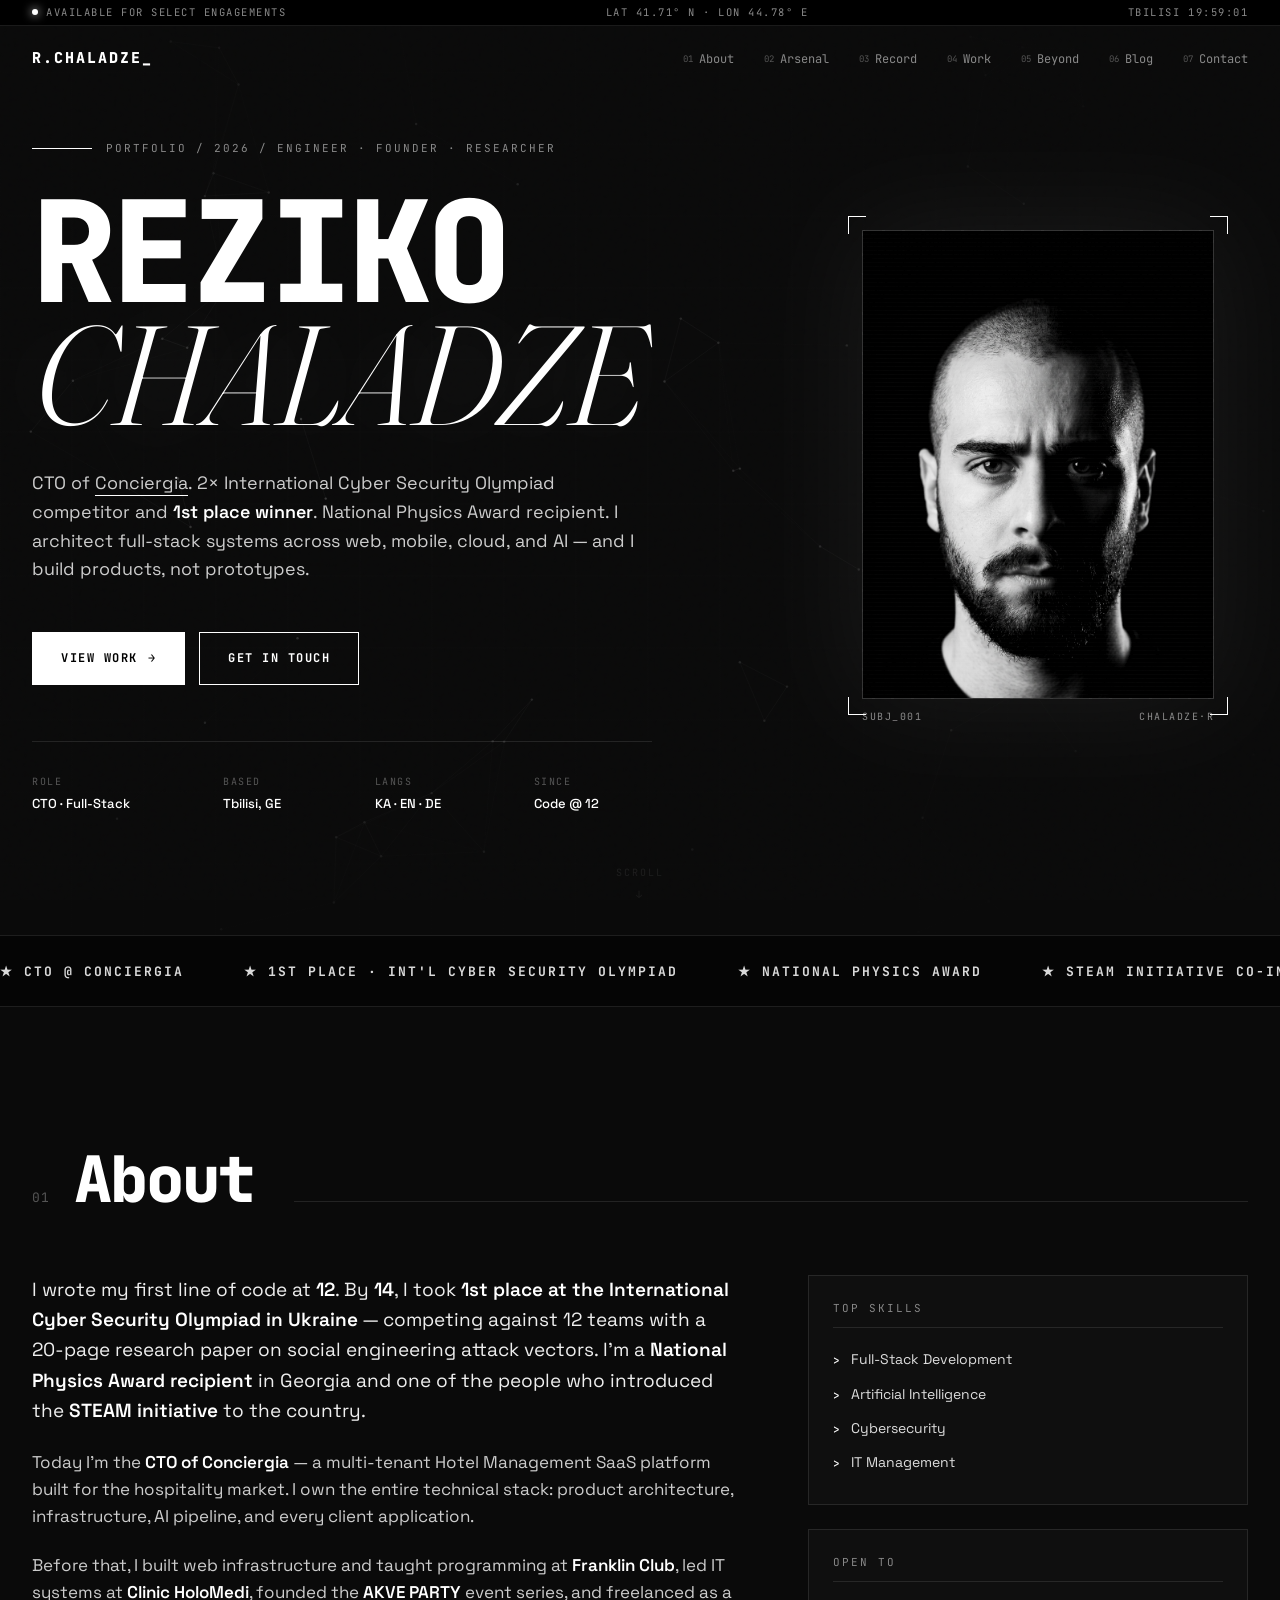
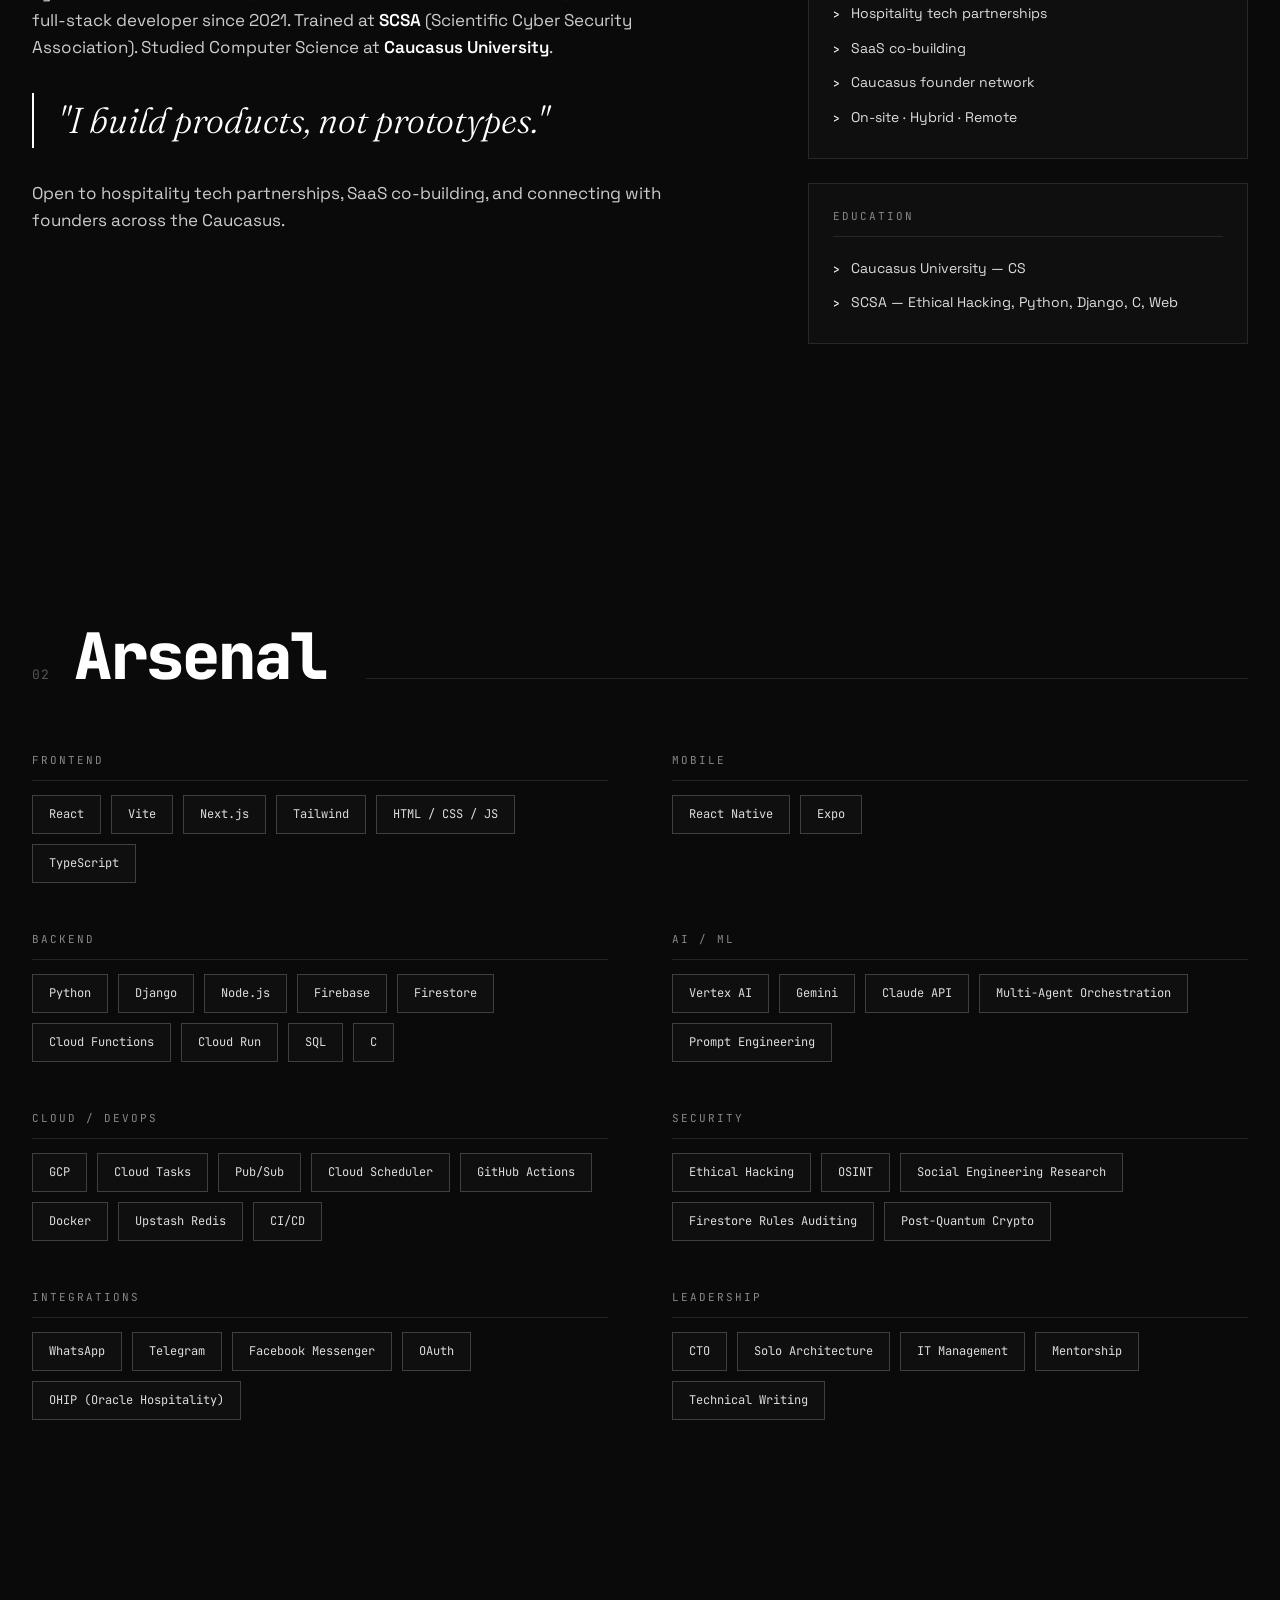
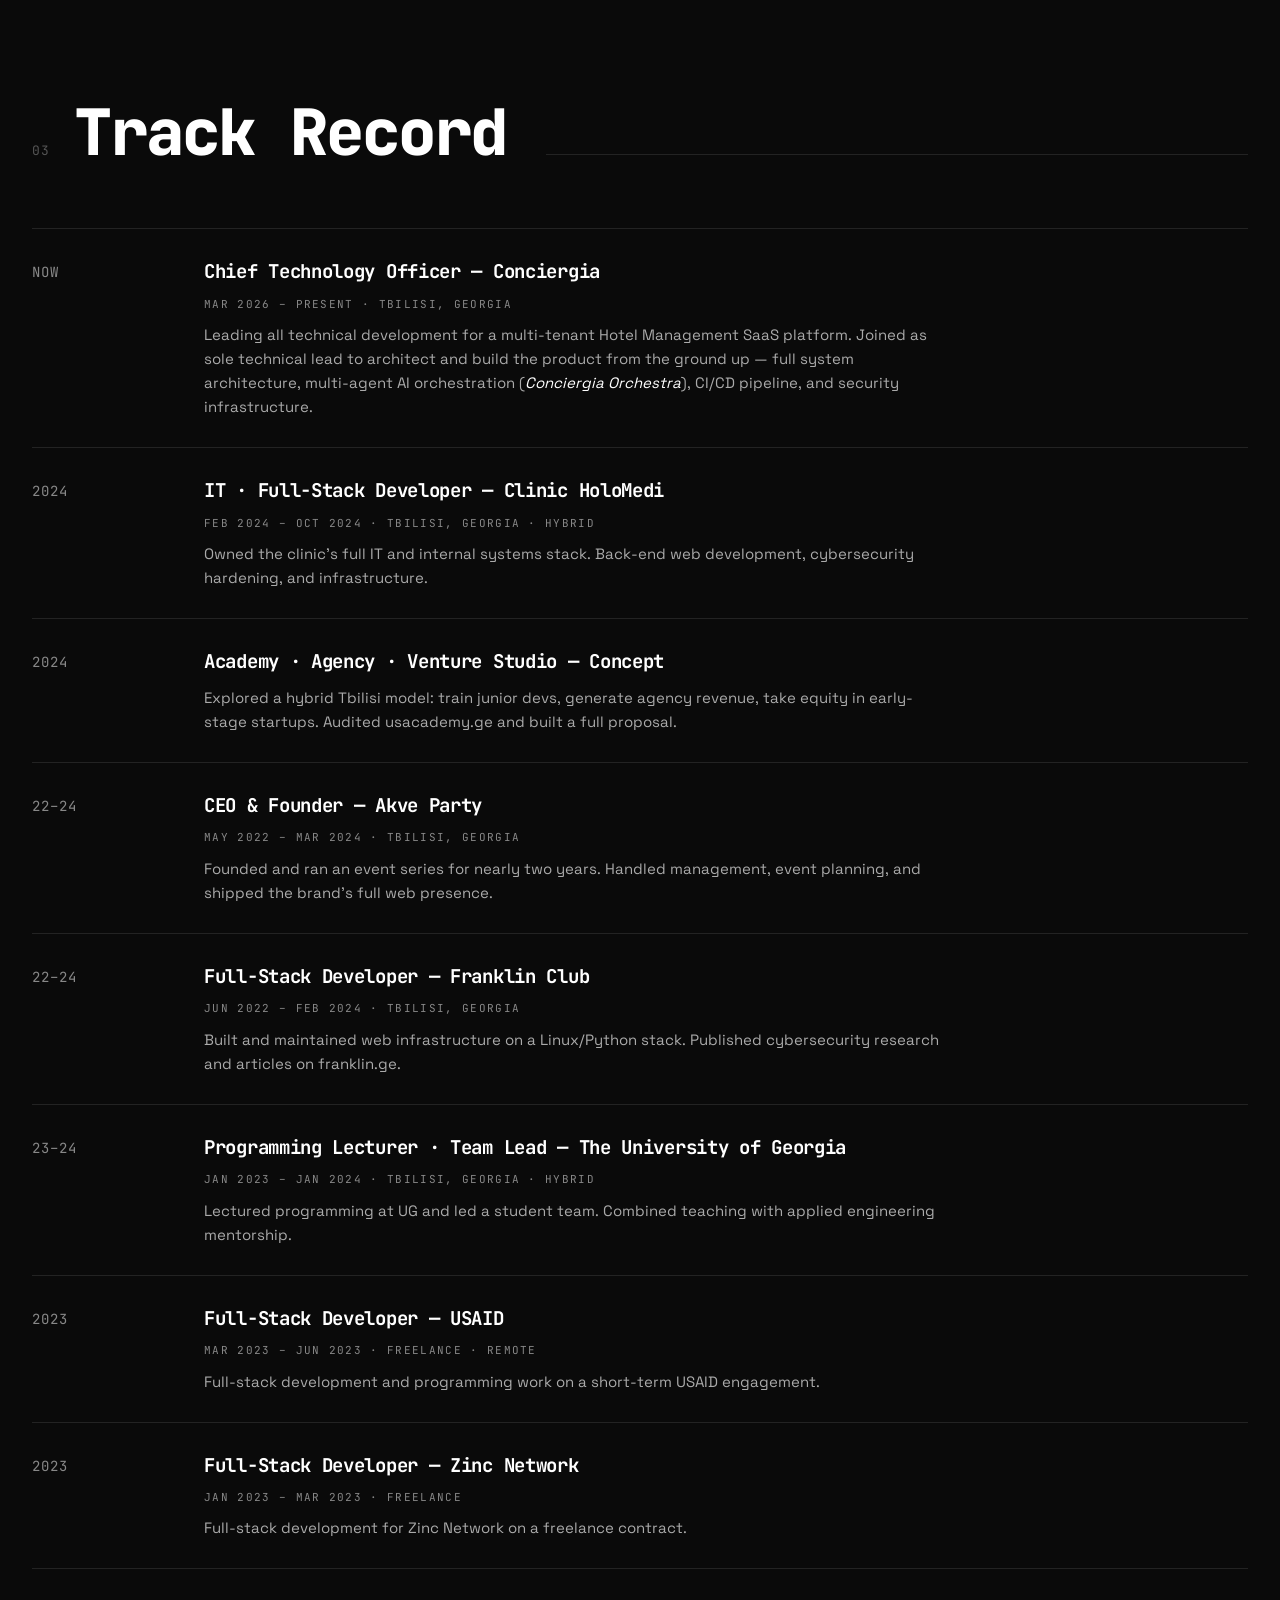
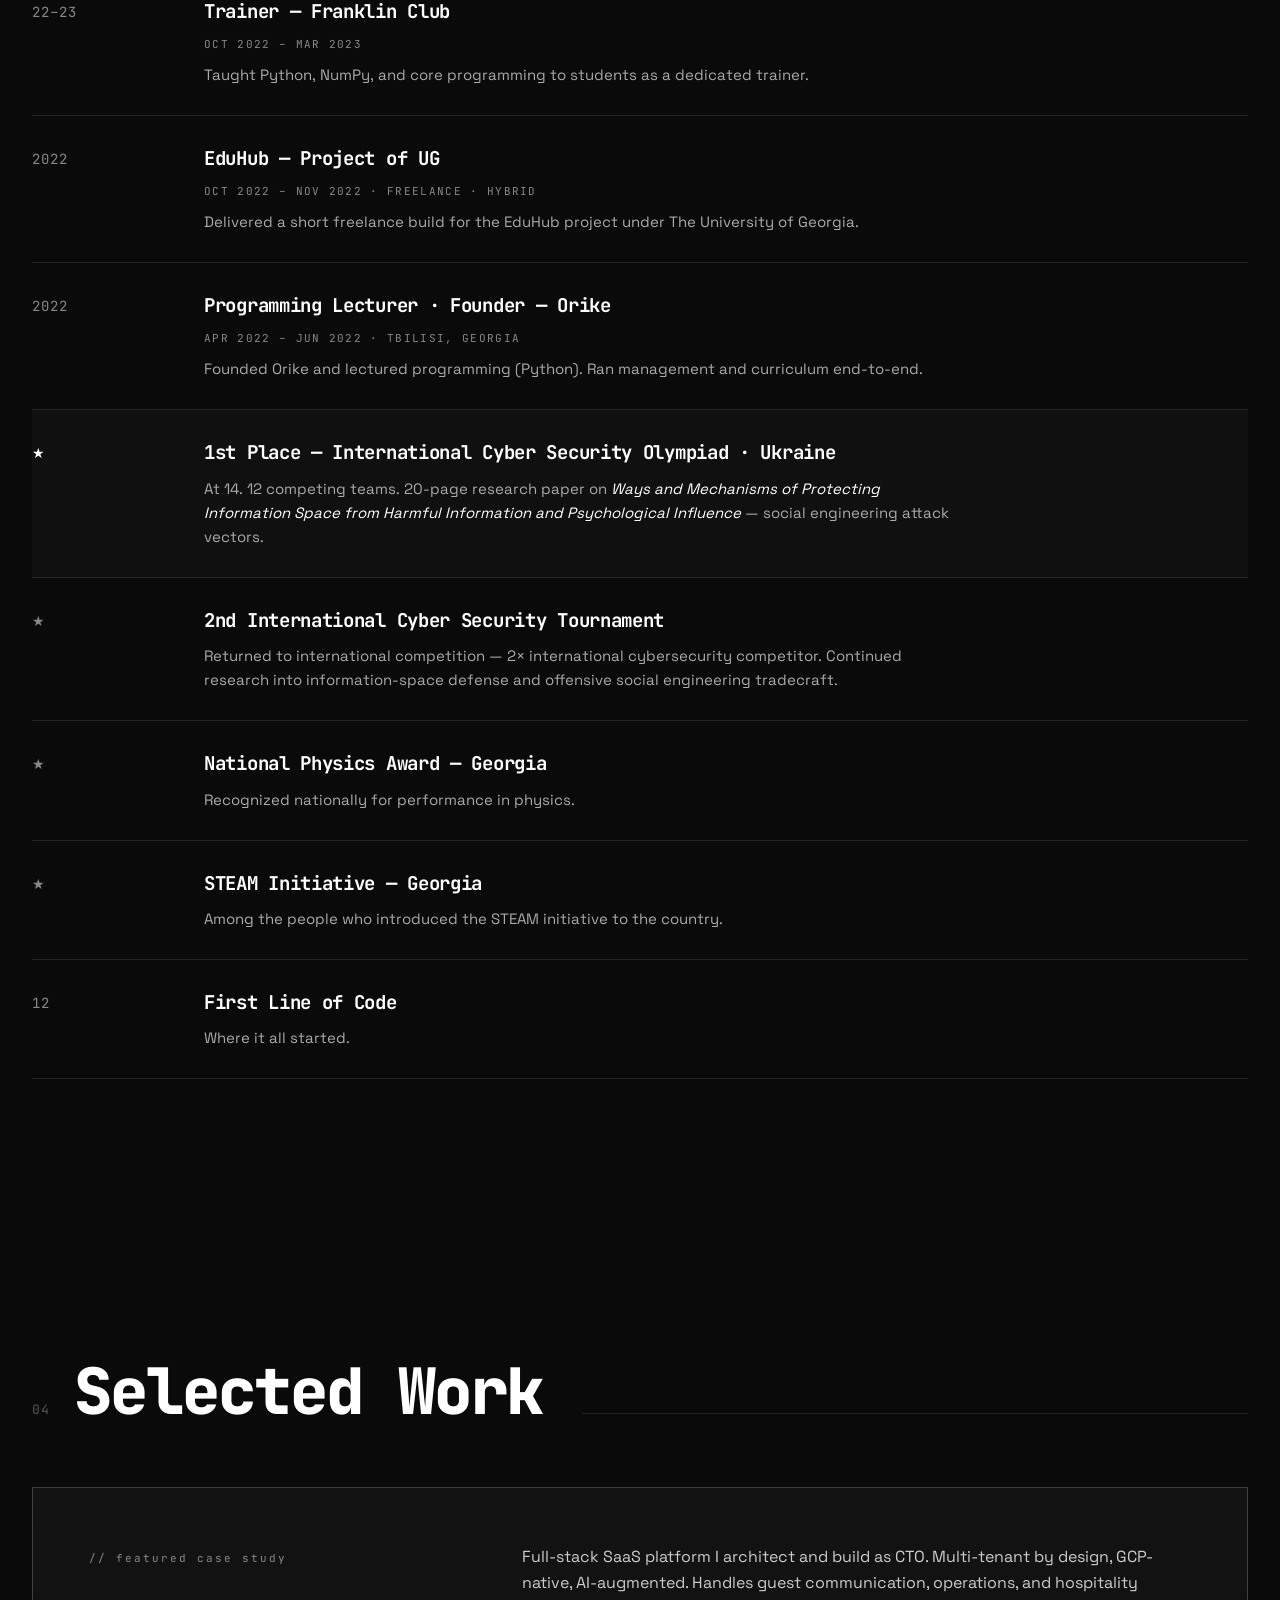
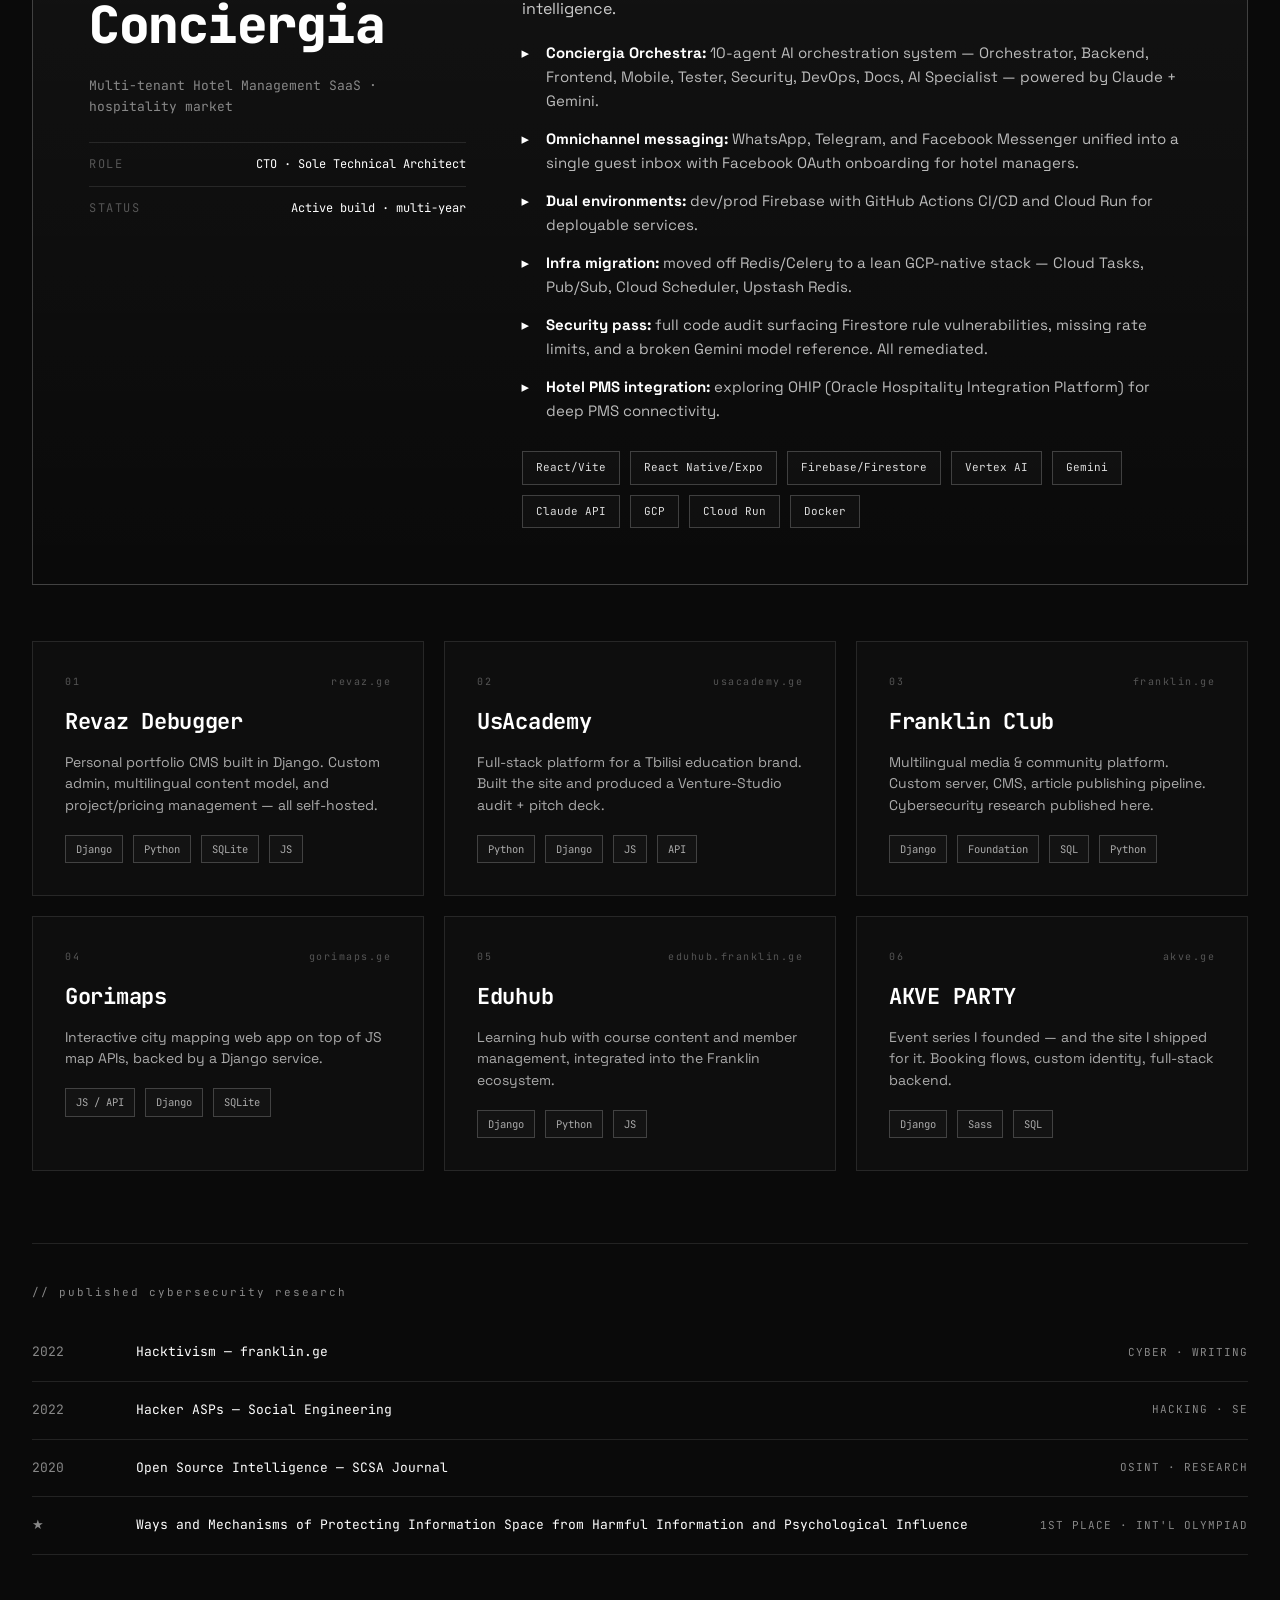
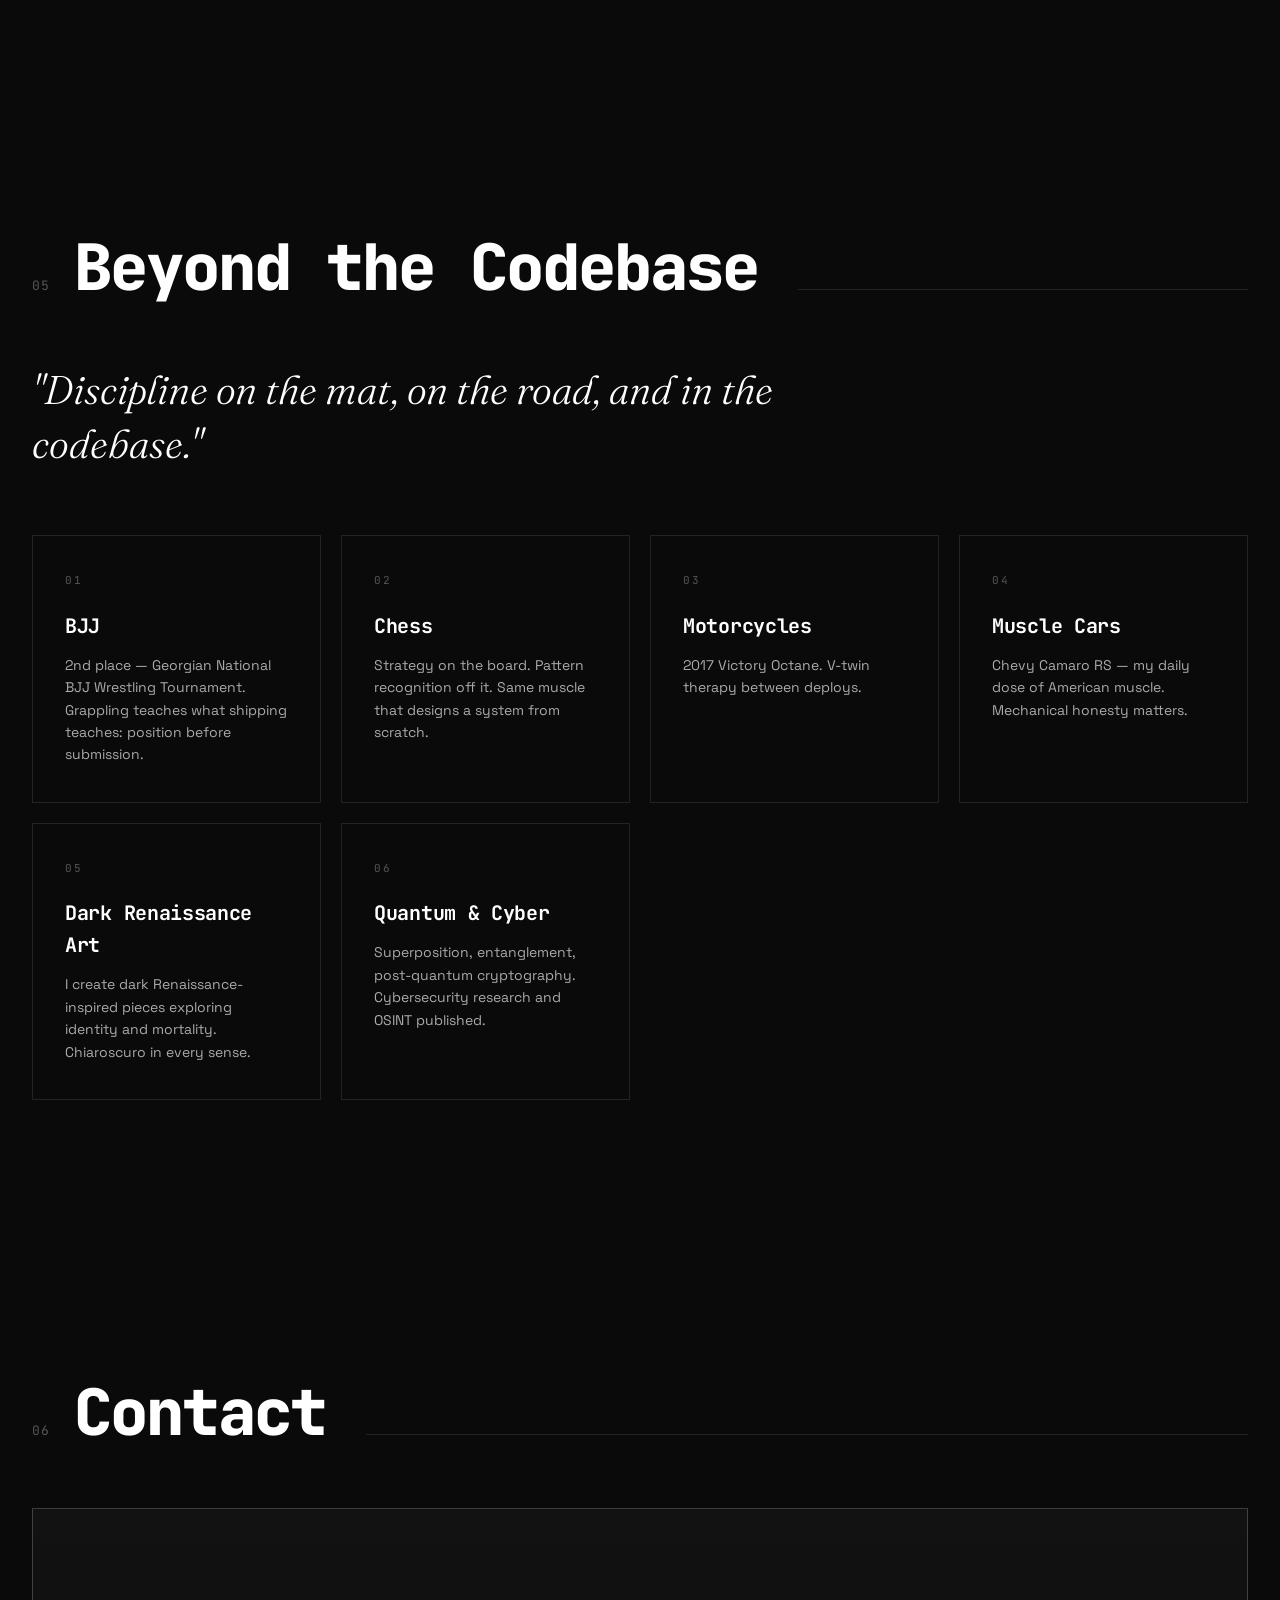
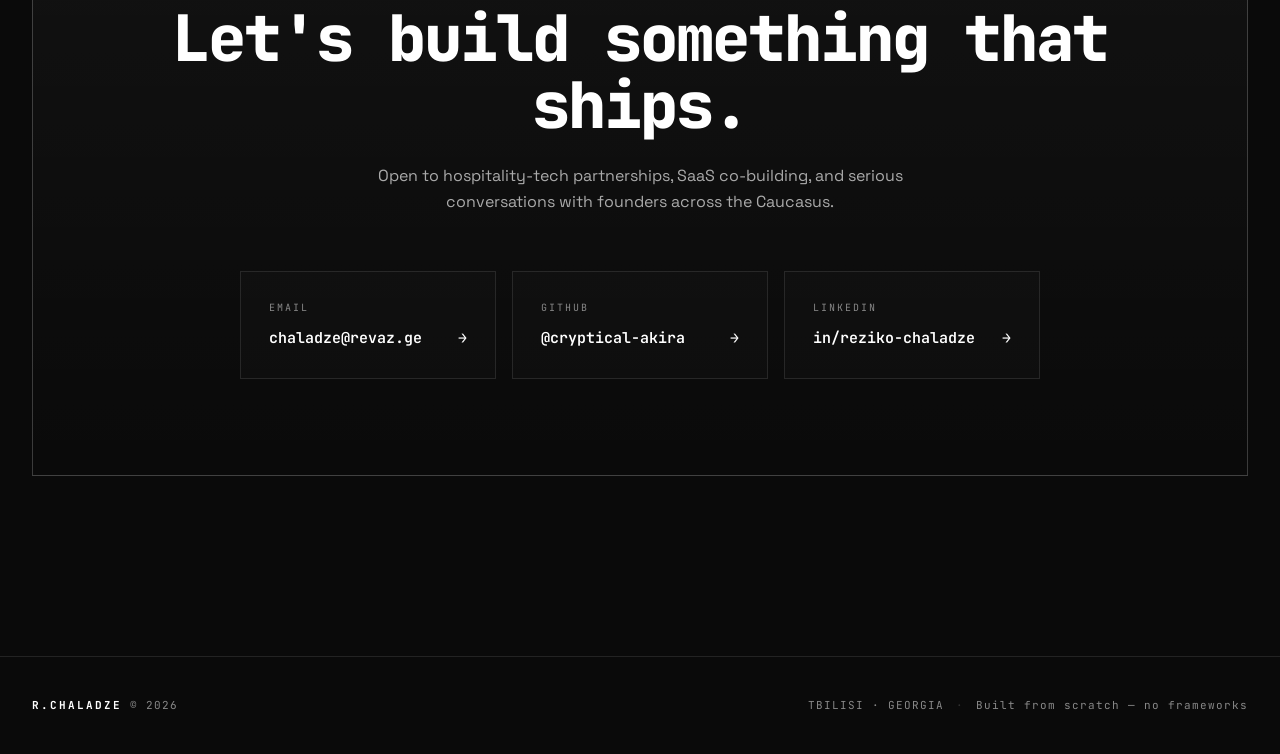
<file: index.html>
<!DOCTYPE html>
<html lang="en">
<head>
<meta charset="UTF-8" />
<meta name="viewport" content="width=device-width, initial-scale=1.0" />
<title>Reziko Chaladze — CTO · Full-Stack Engineer · Security Researcher</title>
<meta name="description" content="Reziko Chaladze — CTO of Conciergia. Full-stack engineer, 2x International Cyber Security Olympiad competitor, 1st place winner. Based in Tbilisi, Georgia." />
<meta name="author" content="Reziko Chaladze" />

<meta property="og:title" content="Reziko Chaladze — CTO · Full-Stack Engineer" />
<meta property="og:description" content="Building Conciergia. Cybersecurity olympiad champion. I build products, not prototypes." />
<meta property="og:type" content="website" />
<meta property="og:image" content="assets/photo.jpg" />

<link rel="icon" href="data:image/svg+xml,%3Csvg xmlns='http://www.w3.org/2000/svg' viewBox='0 0 100 100'%3E%3Crect width='100' height='100' fill='%23000'/%3E%3Ctext x='50' y='70' font-family='monospace' font-size='64' font-weight='800' text-anchor='middle' fill='%23fff'%3ER%3C/text%3E%3C/svg%3E" />

<link rel="preconnect" href="https://fonts.googleapis.com" />
<link rel="preconnect" href="https://fonts.gstatic.com" crossorigin />
<link href="https://fonts.googleapis.com/css2?family=JetBrains+Mono:wght@300;400;500;700;800&family=Space+Grotesk:wght@300;400;500;600;700&family=Fraunces:ital,wght@0,300;0,700;1,400&display=swap" rel="stylesheet" />

<link rel="stylesheet" href="style.css" />
</head>
<body>

<!-- custom cursor -->
<div class="cursor"></div>
<div class="cursor-dot"></div>

<!-- noise overlay -->
<div class="noise"></div>

<!-- status bar -->
<div class="statusbar">
  <div class="sb-inner">
    <span class="sb-item"><span class="dot live"></span> AVAILABLE FOR SELECT ENGAGEMENTS</span>
    <span class="sb-item hide-sm">LAT 41.71° N · LON 44.78° E</span>
    <span class="sb-item">TBILISI <span id="clock">—</span></span>
  </div>
</div>

<!-- NAV -->
<nav id="navbar">
  <div class="nav-inner">
    <a href="#home" class="brand" data-scramble>R.CHALADZE<span class="blink">_</span></a>
    <ul class="nav-links">
      <li><a href="#about"><span class="n">01</span>About</a></li>
      <li><a href="#arsenal"><span class="n">02</span>Arsenal</a></li>
      <li><a href="#record"><span class="n">03</span>Record</a></li>
      <li><a href="#work"><span class="n">04</span>Work</a></li>
      <li><a href="#beyond"><span class="n">05</span>Beyond</a></li>
      <li><a href="blogs.html"><span class="n">06</span>Blog</a></li>
      <li><a href="#contact"><span class="n">07</span>Contact</a></li>
    </ul>
    <button class="nav-toggle" aria-label="Menu">☰</button>
  </div>
</nav>

<!-- HERO -->
<header id="home" class="hero">
  <canvas id="grid-canvas"></canvas>

  <div class="hero-grid">
    <div class="hero-left">
      <div class="kicker">
        <span class="k-line"></span>
        <span class="k-text">PORTFOLIO / 2026 / ENGINEER · FOUNDER · RESEARCHER</span>
      </div>

      <h1 class="title">
        <span class="line" data-scramble>REZIKO</span>
        <span class="line italic" data-scramble>CHALADZE</span>
      </h1>

      <p class="lede">
        CTO of <a href="#work" class="ul">Conciergia</a>. 2× International Cyber Security Olympiad competitor and <strong>1st place winner</strong>. National Physics Award recipient. I architect full-stack systems across web, mobile, cloud, and AI — and I build products, not prototypes.
      </p>

      <div class="hero-cta">
        <a href="#work" class="btn">View Work <span class="arr">→</span></a>
        <a href="#contact" class="btn btn-ghost">Get in Touch</a>
      </div>

      <div class="hero-meta">
        <div><span class="lbl">ROLE</span><span class="val">CTO · Full-Stack</span></div>
        <div><span class="lbl">BASED</span><span class="val">Tbilisi, GE</span></div>
        <div><span class="lbl">LANGS</span><span class="val">KA · EN · DE</span></div>
        <div><span class="lbl">SINCE</span><span class="val">Code @ 12</span></div>
      </div>
    </div>

    <aside class="hero-right">
      <div class="photo-frame">
        <div class="frame-corner tl"></div>
        <div class="frame-corner tr"></div>
        <div class="frame-corner bl"></div>
        <div class="frame-corner br"></div>
        <div class="photo-mask">
          <img src="assets/photo.jpg" alt="Reziko Chaladze" onerror="this.style.display='none';this.parentElement.classList.add('no-img');" />
          <div class="scanlines"></div>
        </div>
        <div class="frame-label">
          <span>SUBJ_001</span>
          <span>CHALADZE·R</span>
        </div>
      </div>
    </aside>
  </div>

  <div class="scroll-hint">
    <span>SCROLL</span>
    <span class="arrow">↓</span>
  </div>
</header>

<!-- MARQUEE -->
<div class="marquee" aria-hidden="true">
  <div class="marquee-track">
    <span>★ CTO @ CONCIERGIA</span><span>★ 1ST PLACE · INT'L CYBER SECURITY OLYMPIAD</span><span>★ NATIONAL PHYSICS AWARD</span><span>★ STEAM INITIATIVE CO-INTRODUCER · GEORGIA</span><span>★ SCSA ALUMNUS</span><span>★ CAUCASUS UNIVERSITY · CS</span><span>★ 2ND PLACE · GEORGIAN NATIONAL BJJ</span>
    <span>★ CTO @ CONCIERGIA</span><span>★ 1ST PLACE · INT'L CYBER SECURITY OLYMPIAD</span><span>★ NATIONAL PHYSICS AWARD</span><span>★ STEAM INITIATIVE CO-INTRODUCER · GEORGIA</span><span>★ SCSA ALUMNUS</span><span>★ CAUCASUS UNIVERSITY · CS</span><span>★ 2ND PLACE · GEORGIAN NATIONAL BJJ</span>
  </div>
</div>

<!-- ABOUT -->
<section id="about" class="section reveal">
  <div class="section-head">
    <span class="num">01</span>
    <h2>About</h2>
    <span class="head-rule"></span>
  </div>
  <div class="about-grid">
    <div class="about-body">
      <p class="drop">I wrote my first line of code at <strong>12</strong>. By <strong>14</strong>, I took <strong>1st place at the International Cyber Security Olympiad in Ukraine</strong> — competing against 12 teams with a 20-page research paper on social engineering attack vectors. I'm a <strong>National Physics Award recipient</strong> in Georgia and one of the people who introduced the <strong>STEAM initiative</strong> to the country.</p>

      <p>Today I'm the <strong>CTO of Conciergia</strong> — a multi-tenant Hotel Management SaaS platform built for the hospitality market. I own the entire technical stack: product architecture, infrastructure, AI pipeline, and every client application.</p>

      <p>Before that, I built web infrastructure and taught programming at <strong>Franklin Club</strong>, led IT systems at <strong>Clinic HoloMedi</strong>, founded the <strong>AKVE PARTY</strong> event series, and freelanced as a full-stack developer since 2021. Trained at <strong>SCSA</strong> (Scientific Cyber Security Association). Studied Computer Science at <strong>Caucasus University</strong>.</p>

      <p class="pull">"I build products, not prototypes."</p>

      <p>Open to hospitality tech partnerships, SaaS co-building, and connecting with founders across the Caucasus.</p>
    </div>

    <div class="about-side">
      <div class="spec">
        <div class="spec-head">TOP SKILLS</div>
        <ul>
          <li>Full-Stack Development</li>
          <li>Artificial Intelligence</li>
          <li>Cybersecurity</li>
          <li>IT Management</li>
        </ul>
      </div>
      <div class="spec">
        <div class="spec-head">OPEN TO</div>
        <ul>
          <li>Hospitality tech partnerships</li>
          <li>SaaS co-building</li>
          <li>Caucasus founder network</li>
          <li>On-site · Hybrid · Remote</li>
        </ul>
      </div>
      <div class="spec">
        <div class="spec-head">EDUCATION</div>
        <ul>
          <li>Caucasus University — CS</li>
          <li>SCSA — Ethical Hacking, Python, Django, C, Web</li>
        </ul>
      </div>
    </div>
  </div>
</section>

<!-- ARSENAL (SKILLS) -->
<section id="arsenal" class="section reveal">
  <div class="section-head">
    <span class="num">02</span>
    <h2>Arsenal</h2>
    <span class="head-rule"></span>
  </div>

  <div class="arsenal-grid">
    <div class="arsenal-col">
      <div class="ac-label">FRONTEND</div>
      <div class="tags">
        <span>React</span><span>Vite</span><span>Next.js</span><span>Tailwind</span><span>HTML / CSS / JS</span><span>TypeScript</span>
      </div>
    </div>
    <div class="arsenal-col">
      <div class="ac-label">MOBILE</div>
      <div class="tags">
        <span>React Native</span><span>Expo</span>
      </div>
    </div>
    <div class="arsenal-col">
      <div class="ac-label">BACKEND</div>
      <div class="tags">
        <span>Python</span><span>Django</span><span>Node.js</span><span>Firebase</span><span>Firestore</span><span>Cloud Functions</span><span>Cloud Run</span><span>SQL</span><span>C</span>
      </div>
    </div>
    <div class="arsenal-col">
      <div class="ac-label">AI / ML</div>
      <div class="tags">
        <span>Vertex AI</span><span>Gemini</span><span>Claude API</span><span>Multi-Agent Orchestration</span><span>Prompt Engineering</span>
      </div>
    </div>
    <div class="arsenal-col">
      <div class="ac-label">CLOUD / DEVOPS</div>
      <div class="tags">
        <span>GCP</span><span>Cloud Tasks</span><span>Pub/Sub</span><span>Cloud Scheduler</span><span>GitHub Actions</span><span>Docker</span><span>Upstash Redis</span><span>CI/CD</span>
      </div>
    </div>
    <div class="arsenal-col">
      <div class="ac-label">SECURITY</div>
      <div class="tags">
        <span>Ethical Hacking</span><span>OSINT</span><span>Social Engineering Research</span><span>Firestore Rules Auditing</span><span>Post-Quantum Crypto</span>
      </div>
    </div>
    <div class="arsenal-col">
      <div class="ac-label">INTEGRATIONS</div>
      <div class="tags">
        <span>WhatsApp</span><span>Telegram</span><span>Facebook Messenger</span><span>OAuth</span><span>OHIP (Oracle Hospitality)</span>
      </div>
    </div>
    <div class="arsenal-col">
      <div class="ac-label">LEADERSHIP</div>
      <div class="tags">
        <span>CTO</span><span>Solo Architecture</span><span>IT Management</span><span>Mentorship</span><span>Technical Writing</span>
      </div>
    </div>
  </div>
</section>

<!-- TRACK RECORD -->
<section id="record" class="section reveal">
  <div class="section-head">
    <span class="num">03</span>
    <h2>Track Record</h2>
    <span class="head-rule"></span>
  </div>

  <div class="timeline">
    <div class="t-item">
      <div class="t-year">NOW</div>
      <div class="t-body">
        <h4>Chief Technology Officer — Conciergia</h4>
        <p class="t-date">Mar 2026 – Present · Tbilisi, Georgia</p>
        <p>Leading all technical development for a multi-tenant Hotel Management SaaS platform. Joined as sole technical lead to architect and build the product from the ground up — full system architecture, multi-agent AI orchestration (<em>Conciergia Orchestra</em>), CI/CD pipeline, and security infrastructure.</p>
      </div>
    </div>
    <div class="t-item">
      <div class="t-year">2024</div>
      <div class="t-body">
        <h4>IT · Full-Stack Developer — Clinic HoloMedi</h4>
        <p class="t-date">Feb 2024 – Oct 2024 · Tbilisi, Georgia · Hybrid</p>
        <p>Owned the clinic's full IT and internal systems stack. Back-end web development, cybersecurity hardening, and infrastructure.</p>
      </div>
    </div>
    <div class="t-item">
      <div class="t-year">2024</div>
      <div class="t-body">
        <h4>Academy · Agency · Venture Studio — Concept</h4>
        <p>Explored a hybrid Tbilisi model: train junior devs, generate agency revenue, take equity in early-stage startups. Audited usacademy.ge and built a full proposal.</p>
      </div>
    </div>
    <div class="t-item">
      <div class="t-year">22–24</div>
      <div class="t-body">
        <h4>CEO & Founder — Akve Party</h4>
        <p class="t-date">May 2022 – Mar 2024 · Tbilisi, Georgia</p>
        <p>Founded and ran an event series for nearly two years. Handled management, event planning, and shipped the brand's full web presence.</p>
      </div>
    </div>
    <div class="t-item">
      <div class="t-year">22–24</div>
      <div class="t-body">
        <h4>Full-Stack Developer — Franklin Club</h4>
        <p class="t-date">Jun 2022 – Feb 2024 · Tbilisi, Georgia</p>
        <p>Built and maintained web infrastructure on a Linux/Python stack. Published cybersecurity research and articles on franklin.ge.</p>
      </div>
    </div>
    <div class="t-item">
      <div class="t-year">23–24</div>
      <div class="t-body">
        <h4>Programming Lecturer · Team Lead — The University of Georgia</h4>
        <p class="t-date">Jan 2023 – Jan 2024 · Tbilisi, Georgia · Hybrid</p>
        <p>Lectured programming at UG and led a student team. Combined teaching with applied engineering mentorship.</p>
      </div>
    </div>
    <div class="t-item">
      <div class="t-year">2023</div>
      <div class="t-body">
        <h4>Full-Stack Developer — USAID</h4>
        <p class="t-date">Mar 2023 – Jun 2023 · Freelance · Remote</p>
        <p>Full-stack development and programming work on a short-term USAID engagement.</p>
      </div>
    </div>
    <div class="t-item">
      <div class="t-year">2023</div>
      <div class="t-body">
        <h4>Full-Stack Developer — Zinc Network</h4>
        <p class="t-date">Jan 2023 – Mar 2023 · Freelance</p>
        <p>Full-stack development for Zinc Network on a freelance contract.</p>
      </div>
    </div>
    <div class="t-item">
      <div class="t-year">22–23</div>
      <div class="t-body">
        <h4>Trainer — Franklin Club</h4>
        <p class="t-date">Oct 2022 – Mar 2023</p>
        <p>Taught Python, NumPy, and core programming to students as a dedicated trainer.</p>
      </div>
    </div>
    <div class="t-item">
      <div class="t-year">2022</div>
      <div class="t-body">
        <h4>EduHub — Project of UG</h4>
        <p class="t-date">Oct 2022 – Nov 2022 · Freelance · Hybrid</p>
        <p>Delivered a short freelance build for the EduHub project under The University of Georgia.</p>
      </div>
    </div>
    <div class="t-item">
      <div class="t-year">2022</div>
      <div class="t-body">
        <h4>Programming Lecturer · Founder — Orike</h4>
        <p class="t-date">Apr 2022 – Jun 2022 · Tbilisi, Georgia</p>
        <p>Founded Orike and lectured programming (Python). Ran management and curriculum end-to-end.</p>
      </div>
    </div>
    <div class="t-item highlight">
      <div class="t-year">★</div>
      <div class="t-body">
        <h4>1st Place — International Cyber Security Olympiad · Ukraine</h4>
        <p>At 14. 12 competing teams. 20-page research paper on <em>Ways and Mechanisms of Protecting Information Space from Harmful Information and Psychological Influence</em> — social engineering attack vectors.</p>
      </div>
    </div>
    <div class="t-item">
      <div class="t-year">★</div>
      <div class="t-body">
        <h4>2nd International Cyber Security Tournament</h4>
        <p>Returned to international competition — 2× international cybersecurity competitor. Continued research into information-space defense and offensive social engineering tradecraft.</p>
      </div>
    </div>
    <div class="t-item">
      <div class="t-year">★</div>
      <div class="t-body">
        <h4>National Physics Award — Georgia</h4>
        <p>Recognized nationally for performance in physics.</p>
      </div>
    </div>
    <div class="t-item">
      <div class="t-year">★</div>
      <div class="t-body">
        <h4>STEAM Initiative — Georgia</h4>
        <p>Among the people who introduced the STEAM initiative to the country.</p>
      </div>
    </div>
    <div class="t-item">
      <div class="t-year">12</div>
      <div class="t-body">
        <h4>First Line of Code</h4>
        <p>Where it all started.</p>
      </div>
    </div>
  </div>
</section>

<!-- WORK -->
<section id="work" class="section reveal">
  <div class="section-head">
    <span class="num">04</span>
    <h2>Selected Work</h2>
    <span class="head-rule"></span>
  </div>

  <article class="project featured">
    <div class="project-meta">
      <span class="label">// featured case study</span>
      <h3>Conciergia</h3>
      <p class="project-sub">Multi-tenant Hotel Management SaaS · hospitality market</p>
      <div class="role">
        <span class="lbl">ROLE</span>
        <span>CTO · Sole Technical Architect</span>
      </div>
      <div class="role">
        <span class="lbl">STATUS</span>
        <span>Active build · multi-year</span>
      </div>
    </div>
    <div class="project-body">
      <p>Full-stack SaaS platform I architect and build as CTO. Multi-tenant by design, GCP-native, AI-augmented. Handles guest communication, operations, and hospitality intelligence.</p>
      <ul class="bullets">
        <li><strong>Conciergia Orchestra:</strong> 10-agent AI orchestration system — Orchestrator, Backend, Frontend, Mobile, Tester, Security, DevOps, Docs, AI Specialist — powered by Claude + Gemini.</li>
        <li><strong>Omnichannel messaging:</strong> WhatsApp, Telegram, and Facebook Messenger unified into a single guest inbox with Facebook OAuth onboarding for hotel managers.</li>
        <li><strong>Dual environments:</strong> dev/prod Firebase with GitHub Actions CI/CD and Cloud Run for deployable services.</li>
        <li><strong>Infra migration:</strong> moved off Redis/Celery to a lean GCP-native stack — Cloud Tasks, Pub/Sub, Cloud Scheduler, Upstash Redis.</li>
        <li><strong>Security pass:</strong> full code audit surfacing Firestore rule vulnerabilities, missing rate limits, and a broken Gemini model reference. All remediated.</li>
        <li><strong>Hotel PMS integration:</strong> exploring OHIP (Oracle Hospitality Integration Platform) for deep PMS connectivity.</li>
      </ul>
      <div class="tags small">
        <span>React/Vite</span><span>React Native/Expo</span><span>Firebase/Firestore</span><span>Vertex AI</span><span>Gemini</span><span>Claude API</span><span>GCP</span><span>Cloud Run</span><span>Docker</span>
      </div>
    </div>
  </article>

  <div class="projects-grid">
    <article class="card">
      <div class="card-head"><span>01</span><span>revaz.ge</span></div>
      <h4>Revaz Debugger</h4>
      <p>Personal portfolio CMS built in Django. Custom admin, multilingual content model, and project/pricing management — all self-hosted.</p>
      <div class="tags tiny"><span>Django</span><span>Python</span><span>SQLite</span><span>JS</span></div>
    </article>

    <article class="card">
      <div class="card-head"><span>02</span><span>usacademy.ge</span></div>
      <h4>UsAcademy</h4>
      <p>Full-stack platform for a Tbilisi education brand. Built the site and produced a Venture-Studio audit + pitch deck.</p>
      <div class="tags tiny"><span>Python</span><span>Django</span><span>JS</span><span>API</span></div>
    </article>

    <article class="card">
      <div class="card-head"><span>03</span><span>franklin.ge</span></div>
      <h4>Franklin Club</h4>
      <p>Multilingual media & community platform. Custom server, CMS, article publishing pipeline. Cybersecurity research published here.</p>
      <div class="tags tiny"><span>Django</span><span>Foundation</span><span>SQL</span><span>Python</span></div>
    </article>

    <article class="card">
      <div class="card-head"><span>04</span><span>gorimaps.ge</span></div>
      <h4>Gorimaps</h4>
      <p>Interactive city mapping web app on top of JS map APIs, backed by a Django service.</p>
      <div class="tags tiny"><span>JS / API</span><span>Django</span><span>SQLite</span></div>
    </article>

    <article class="card">
      <div class="card-head"><span>05</span><span>eduhub.franklin.ge</span></div>
      <h4>Eduhub</h4>
      <p>Learning hub with course content and member management, integrated into the Franklin ecosystem.</p>
      <div class="tags tiny"><span>Django</span><span>Python</span><span>JS</span></div>
    </article>

    <article class="card">
      <div class="card-head"><span>06</span><span>akve.ge</span></div>
      <h4>AKVE PARTY</h4>
      <p>Event series I founded — and the site I shipped for it. Booking flows, custom identity, full-stack backend.</p>
      <div class="tags tiny"><span>Django</span><span>Sass</span><span>SQL</span></div>
    </article>
  </div>

  <div class="research">
    <div class="research-head">// published cybersecurity research</div>
    <ul class="research-list">
      <li>
        <span class="r-year">2022</span>
        <span class="r-title">Hacktivism — franklin.ge</span>
        <span class="r-tag">Cyber · Writing</span>
      </li>
      <li>
        <span class="r-year">2022</span>
        <span class="r-title">Hacker ASPs — Social Engineering</span>
        <span class="r-tag">Hacking · SE</span>
      </li>
      <li>
        <span class="r-year">2020</span>
        <span class="r-title">Open Source Intelligence — SCSA Journal</span>
        <span class="r-tag">OSINT · Research</span>
      </li>
      <li>
        <span class="r-year">★</span>
        <span class="r-title">Ways and Mechanisms of Protecting Information Space from Harmful Information and Psychological Influence</span>
        <span class="r-tag">1st Place · Int'l Olympiad</span>
      </li>
    </ul>
  </div>
</section>

<!-- BEYOND -->
<section id="beyond" class="section reveal">
  <div class="section-head">
    <span class="num">05</span>
    <h2>Beyond the Codebase</h2>
    <span class="head-rule"></span>
  </div>

  <p class="beyond-lede">"Discipline on the mat, on the road, and in the codebase."</p>

  <div class="beyond-grid">
    <div class="beyond-card">
      <div class="bc-num">01</div>
      <h4>BJJ</h4>
      <p>2nd place — Georgian National BJJ Wrestling Tournament. Grappling teaches what shipping teaches: position before submission.</p>
    </div>
    <div class="beyond-card">
      <div class="bc-num">02</div>
      <h4>Chess</h4>
      <p>Strategy on the board. Pattern recognition off it. Same muscle that designs a system from scratch.</p>
    </div>
    <div class="beyond-card">
      <div class="bc-num">03</div>
      <h4>Motorcycles</h4>
      <p>2017 Victory Octane. V-twin therapy between deploys.</p>
    </div>
    <div class="beyond-card">
      <div class="bc-num">04</div>
      <h4>Muscle Cars</h4>
      <p>Chevy Camaro RS — my daily dose of American muscle. Mechanical honesty matters.</p>
    </div>
    <div class="beyond-card">
      <div class="bc-num">05</div>
      <h4>Dark Renaissance Art</h4>
      <p>I create dark Renaissance-inspired pieces exploring identity and mortality. Chiaroscuro in every sense.</p>
    </div>
    <div class="beyond-card">
      <div class="bc-num">06</div>
      <h4>Quantum & Cyber</h4>
      <p>Superposition, entanglement, post-quantum cryptography. Cybersecurity research and OSINT published.</p>
    </div>
  </div>
</section>

<!-- CONTACT -->
<section id="contact" class="section reveal">
  <div class="section-head">
    <span class="num">06</span>
    <h2>Contact</h2>
    <span class="head-rule"></span>
  </div>
  <div class="contact-box">
    <p class="big">Let's build something that ships.</p>
    <p class="sml">Open to hospitality-tech partnerships, SaaS co-building, and serious conversations with founders across the Caucasus.</p>
    <div class="contact-links">
      <a href="mailto:chaladze@revaz.ge" class="c-link">
        <span class="c-lbl">EMAIL</span>
        <span class="c-val">chaladze@revaz.ge <span class="arr">→</span></span>
      </a>
      <a href="https://github.com/cryptical-akira" target="_blank" rel="noopener" class="c-link">
        <span class="c-lbl">GITHUB</span>
        <span class="c-val">@cryptical-akira <span class="arr">→</span></span>
      </a>
      <a href="https://linkedin.com/in/reziko-chaladze" target="_blank" rel="noopener" class="c-link">
        <span class="c-lbl">LINKEDIN</span>
        <span class="c-val">in/reziko-chaladze <span class="arr">→</span></span>
      </a>
    </div>
  </div>
</section>

<footer>
  <div class="foot">
    <div><span class="f-brand">R.CHALADZE</span> © 2026</div>
    <div class="f-right">
      <span>TBILISI · GEORGIA</span>
      <span class="sep">·</span>
      <span>Built from scratch — no frameworks</span>
    </div>
  </div>
</footer>

<script src="script.js"></script>

<!-- GoatCounter analytics -->
<script data-goatcounter="https://revaz.goatcounter.com/count"
        async src="//gc.zgo.at/count.js"></script>
</body>
</html>
</file>
<file: style.css>
/* ========== RESET & BASE ========== */
*,*::before,*::after{box-sizing:border-box;margin:0;padding:0}
html{scroll-behavior:smooth;-webkit-font-smoothing:antialiased}
:root{
  --bg:#0a0a0a;
  --bg2:#111;
  --fg:#fff;
  --mute:#888;
  --mute2:#555;
  --line:rgba(255,255,255,.1);
  --line2:rgba(255,255,255,.2);
  --mono:'JetBrains Mono',ui-monospace,monospace;
  --sans:'Space Grotesk',system-ui,sans-serif;
  --serif:'Fraunces',Georgia,serif;
  --max:1280px;
}
body{
  background:var(--bg);
  color:var(--fg);
  font-family:var(--sans);
  line-height:1.6;
  overflow-x:hidden;
  cursor:none;
}
body *{cursor:none}
img{max-width:100%;display:block}
a{color:inherit;text-decoration:none}
ul{list-style:none}
::selection{background:#fff;color:#000}

/* ========== CUSTOM CURSOR ========== */
.cursor,.cursor-dot{
  position:fixed;pointer-events:none;z-index:9999;
  top:0;left:0;
  will-change:transform;
  mix-blend-mode:difference;
}
.cursor{
  width:32px;height:32px;margin:-16px 0 0 -16px;
  border:1px solid #fff;border-radius:50%;
  transition:width .25s,height .25s,margin .25s,border-color .25s;
}
.cursor-dot{width:6px;height:6px;margin:-3px 0 0 -3px;background:#fff;border-radius:50%}
.cursor.hover{width:56px;height:56px;margin:-28px 0 0 -28px;border-color:#fff}
@media (max-width:900px),(pointer:coarse){
  body{cursor:auto}
  .cursor,.cursor-dot{display:none}
}

/* ========== NOISE OVERLAY ========== */
.noise{
  position:fixed;inset:0;pointer-events:none;z-index:50;
  opacity:.04;
  background-image:url("data:image/svg+xml,%3Csvg viewBox='0 0 200 200' xmlns='http://www.w3.org/2000/svg'%3E%3Cfilter id='n'%3E%3CfeTurbulence type='fractalNoise' baseFrequency='0.9'/%3E%3C/filter%3E%3Crect width='100%25' height='100%25' filter='url(%23n)'/%3E%3C/svg%3E");
  mix-blend-mode:overlay;
}

/* ========== STATUS BAR ========== */
.statusbar{
  position:fixed;top:0;left:0;right:0;z-index:101;
  background:#000;
  border-bottom:1px solid var(--line);
  font-family:var(--mono);
  font-size:10.5px;letter-spacing:1.5px;
  color:var(--mute);
  text-transform:uppercase;
  height:26px;display:flex;align-items:center;
}
.sb-inner{
  max-width:var(--max);margin:0 auto;padding:0 32px;width:100%;
  display:flex;justify-content:space-between;gap:24px;
}
.sb-item{display:inline-flex;align-items:center;gap:8px}
.dot{width:6px;height:6px;border-radius:50%;background:var(--mute)}
.dot.live{background:#fff;box-shadow:0 0 10px #fff;animation:pulse 2s ease-in-out infinite}
@keyframes pulse{0%,100%{opacity:1}50%{opacity:.3}}

/* ========== NAV ========== */
#navbar{
  position:fixed;top:26px;left:0;right:0;z-index:100;
  padding:18px 0;
  transition:background .3s, backdrop-filter .3s, padding .3s, border-color .3s;
  border-bottom:1px solid transparent;
}
#navbar.scrolled{
  background:rgba(10,10,10,.72);
  backdrop-filter:blur(14px);
  -webkit-backdrop-filter:blur(14px);
  padding:12px 0;
  border-bottom-color:var(--line);
}
.nav-inner{
  max-width:var(--max);margin:0 auto;padding:0 32px;
  display:flex;align-items:center;justify-content:space-between;
}
.brand{
  font-family:var(--mono);
  font-weight:800;letter-spacing:2px;font-size:15px;
}
.blink{animation:blink 1s steps(1) infinite}
@keyframes blink{50%{opacity:0}}
.nav-links{display:flex;gap:30px}
.nav-links a{
  font-family:var(--mono);
  font-size:12px;color:var(--mute);
  position:relative;padding:4px 0;
  transition:color .2s;
  display:inline-flex;align-items:center;gap:6px;
}
.nav-links a .n{font-size:9px;color:var(--mute2)}
.nav-links a::after{
  content:'';position:absolute;left:0;right:0;bottom:-2px;height:1px;
  background:#fff;transform:scaleX(0);transform-origin:right;
  transition:transform .3s;
}
.nav-links a:hover{color:#fff}
.nav-links a:hover::after{transform:scaleX(1);transform-origin:left}
.nav-toggle{display:none;background:none;border:none;color:#fff;font-size:22px;cursor:pointer}

/* ========== HERO ========== */
.hero{
  min-height:100vh;position:relative;
  display:flex;align-items:center;
  padding:140px 32px 120px;
  overflow:hidden;
}
#grid-canvas{
  position:absolute;inset:0;width:100%;height:100%;
  opacity:.35;pointer-events:none;
}
.hero::after{
  content:'';position:absolute;inset:0;
  background:radial-gradient(ellipse at 30% 50%, transparent 0%, var(--bg) 85%);
  pointer-events:none;
}
.hero-grid{
  position:relative;z-index:2;
  max-width:var(--max);width:100%;margin:0 auto;
  display:grid;grid-template-columns:1.45fr .85fr;gap:80px;align-items:center;
}
.kicker{
  display:flex;align-items:center;gap:14px;margin-bottom:32px;
}
.k-line{width:60px;height:1px;background:#fff}
.k-text{
  font-family:var(--mono);font-size:11px;color:var(--mute);
  letter-spacing:2px;text-transform:uppercase;
}
.title{
  font-family:var(--mono);
  font-size:clamp(56px,11vw,160px);
  font-weight:800;line-height:.88;letter-spacing:-5px;
  margin-bottom:32px;
}
.title .line{display:block}
.title .italic{
  font-family:var(--serif);font-style:italic;font-weight:300;
  letter-spacing:-3px;
  text-shadow:0 0 80px rgba(255,255,255,.15);
}
.lede{
  font-size:clamp(16px,1.4vw,19px);
  color:#ccc;max-width:620px;margin-bottom:48px;
}
.lede strong{color:#fff;font-weight:600}
.ul{border-bottom:1px solid #fff;padding-bottom:1px}
.hero-cta{display:flex;gap:14px;flex-wrap:wrap;margin-bottom:56px}
.btn{
  display:inline-flex;align-items:center;gap:10px;
  padding:16px 28px;
  border:1px solid #fff;background:#fff;color:#000;
  font-family:var(--mono);
  font-size:12px;font-weight:700;letter-spacing:1.5px;text-transform:uppercase;
  transition:all .25s ease;cursor:none;
}
.btn .arr{transition:transform .25s}
.btn:hover{background:transparent;color:#fff;box-shadow:0 0 40px rgba(255,255,255,.2)}
.btn:hover .arr{transform:translateX(4px)}
.btn-ghost{background:transparent;color:#fff}
.btn-ghost:hover{background:#fff;color:#000}

.hero-meta{
  display:grid;grid-template-columns:repeat(4,auto);gap:40px;
  padding-top:32px;border-top:1px solid var(--line);
  max-width:620px;
}
.hero-meta div{display:flex;flex-direction:column;gap:4px}
.hero-meta .lbl{
  font-family:var(--mono);font-size:10px;color:var(--mute2);letter-spacing:1.5px;
}
.hero-meta .val{font-size:13px;color:#fff;font-weight:500}

/* photo frame */
.hero-right{display:flex;justify-content:center}
.photo-frame{
  position:relative;
  width:min(380px,80vw);
  padding:14px;
}
.frame-corner{
  position:absolute;width:18px;height:18px;
  border:1px solid #fff;
}
.frame-corner.tl{top:0;left:0;border-right:none;border-bottom:none}
.frame-corner.tr{top:0;right:0;border-left:none;border-bottom:none}
.frame-corner.bl{bottom:24px;left:0;border-right:none;border-top:none}
.frame-corner.br{bottom:24px;right:0;border-left:none;border-top:none}

.photo-mask{
  width:100%;aspect-ratio:3/4;
  overflow:hidden;
  border:1px solid var(--line2);
  filter:grayscale(100%) contrast(1.1);
  position:relative;
  background:repeating-linear-gradient(45deg,#111 0 2px,#0a0a0a 2px 14px);
  box-shadow:0 0 100px rgba(255,255,255,.06), inset 0 0 60px rgba(0,0,0,.5);
}
.photo-mask img{width:100%;height:100%;object-fit:cover}
.photo-mask.no-img::before{
  content:'R';
  position:absolute;inset:0;
  display:flex;align-items:center;justify-content:center;
  font-family:var(--mono);
  font-size:180px;font-weight:800;color:#fff;
  text-shadow:0 0 40px rgba(255,255,255,.3);
}
.scanlines{
  position:absolute;inset:0;pointer-events:none;
  background:repeating-linear-gradient(
    to bottom,
    transparent 0,transparent 3px,
    rgba(255,255,255,.02) 3px,rgba(255,255,255,.02) 4px
  );
}
.frame-label{
  display:flex;justify-content:space-between;
  margin-top:10px;
  font-family:var(--mono);font-size:10px;color:var(--mute);letter-spacing:1.5px;
}

.scroll-hint{
  position:absolute;bottom:32px;left:50%;transform:translateX(-50%);
  display:flex;flex-direction:column;align-items:center;gap:6px;
  font-family:var(--mono);font-size:10px;color:var(--mute2);letter-spacing:2px;
}
.scroll-hint .arrow{animation:bob 2s ease-in-out infinite}
@keyframes bob{0%,100%{transform:translateY(0)}50%{transform:translateY(6px)}}

/* ========== MARQUEE ========== */
.marquee{
  overflow:hidden;border-top:1px solid var(--line);border-bottom:1px solid var(--line);
  padding:22px 0;background:#050505;
  position:relative;
}
.marquee-track{
  display:inline-flex;gap:60px;white-space:nowrap;
  animation:marquee 50s linear infinite;
  font-family:var(--mono);
  font-size:13px;font-weight:700;color:#fff;letter-spacing:2px;
}
.marquee-track span{opacity:.85}
@keyframes marquee{from{transform:translateX(0)}to{transform:translateX(-50%)}}

/* ========== SECTION BASE ========== */
.section{
  max-width:var(--max);margin:0 auto;
  padding:140px 32px;
}
.section-head{
  display:flex;align-items:baseline;gap:24px;
  margin-bottom:64px;
}
.num{font-family:var(--mono);font-size:13px;color:var(--mute2);letter-spacing:1px}
.section-head h2{
  font-family:var(--mono);
  font-size:clamp(36px,5.5vw,64px);
  font-weight:800;letter-spacing:-2px;line-height:1;
}
.head-rule{flex:1;height:1px;background:var(--line);margin-left:16px}

/* reveal */
.reveal{opacity:0;transform:translateY(40px);transition:opacity .9s ease,transform .9s ease}
.reveal.in{opacity:1;transform:none}

/* ========== ABOUT ========== */
.about-grid{
  display:grid;grid-template-columns:1.6fr 1fr;gap:72px;align-items:start;
}
.about-body p{color:#ccc;margin-bottom:22px;font-size:17px;max-width:65ch}
.about-body strong{color:#fff;font-weight:600}
.about-body .drop{font-size:19px;color:#eee}
.pull{
  font-family:var(--serif);font-style:italic;font-weight:300;
  font-size:clamp(24px,3vw,36px)!important;
  color:#fff!important;
  border-left:2px solid #fff;padding:4px 0 4px 24px;
  margin:32px 0!important;
  line-height:1.3;
}
.about-side{display:flex;flex-direction:column;gap:24px}
.spec{
  border:1px solid var(--line);padding:24px;
  background:rgba(255,255,255,.02);
  transition:border-color .3s;
}
.spec:hover{border-color:var(--line2)}
.spec-head{
  font-family:var(--mono);font-size:11px;color:var(--mute);letter-spacing:2px;
  margin-bottom:14px;padding-bottom:10px;border-bottom:1px solid var(--line);
}
.spec ul li{
  font-size:14px;color:#ddd;padding:6px 0;
  position:relative;padding-left:18px;
}
.spec ul li::before{content:'›';position:absolute;left:0;color:#fff}

/* ========== ARSENAL ========== */
.arsenal-grid{
  display:grid;grid-template-columns:repeat(2,1fr);gap:48px 64px;
}
.arsenal-col{display:flex;flex-direction:column;gap:14px}
.ac-label{
  font-family:var(--mono);font-size:11px;color:var(--mute);letter-spacing:2px;
  padding-bottom:10px;border-bottom:1px solid var(--line);
}
.tags{display:flex;flex-wrap:wrap;gap:10px}
.tags span{
  padding:9px 16px;
  border:1px solid var(--line2);
  font-family:var(--mono);font-size:12px;color:#ddd;
  background:rgba(255,255,255,.02);
  transition:all .2s ease;
}
.tags span:hover{
  background:#fff;color:#000;border-color:#fff;
  box-shadow:0 0 24px rgba(255,255,255,.2);
  transform:translateY(-2px);
}
.tags.small span{font-size:11px;padding:7px 13px}
.tags.tiny span{font-size:10.5px;padding:5px 10px;color:#aaa}

/* ========== TIMELINE ========== */
.timeline{
  display:flex;flex-direction:column;
  border-top:1px solid var(--line);
}
.t-item{
  display:grid;grid-template-columns:140px 1fr;gap:32px;
  padding:28px 0;
  border-bottom:1px solid var(--line);
  transition:background .3s;
}
.t-item:hover{background:rgba(255,255,255,.015)}
.t-year{
  font-family:var(--mono);font-size:14px;color:var(--mute);letter-spacing:1px;
  padding-top:4px;
}
.t-item.highlight .t-year{color:#fff}
.t-item.highlight{background:rgba(255,255,255,.025)}
.t-body h4{
  font-family:var(--mono);font-size:19px;font-weight:700;margin-bottom:8px;
  letter-spacing:-.3px;
}
.t-body p{color:#aaa;font-size:15px;max-width:75ch}
.t-body p.t-date{font-family:var(--mono);font-size:11px;letter-spacing:.12em;text-transform:uppercase;color:var(--mute);margin-bottom:10px}
.t-body em{color:#fff;font-style:italic}

/* ========== WORK ========== */
.project.featured{
  border:1px solid var(--line2);
  padding:56px;
  margin-bottom:56px;
  background:linear-gradient(180deg,rgba(255,255,255,.035),transparent);
  display:grid;grid-template-columns:.9fr 1.6fr;gap:56px;
  transition:border-color .3s;
  position:relative;
}
.project.featured:hover{border-color:#fff}
.project-meta .label{
  font-family:var(--mono);font-size:11px;color:var(--mute);letter-spacing:2px;
}
.project-meta h3{
  font-family:var(--mono);
  font-size:clamp(36px,4vw,52px);
  font-weight:800;margin:14px 0 10px;letter-spacing:-1.5px;
}
.project-sub{color:var(--mute);font-size:13px;margin-bottom:24px;font-family:var(--mono)}
.role{
  display:flex;justify-content:space-between;gap:16px;
  padding:12px 0;border-top:1px solid var(--line);
  font-family:var(--mono);font-size:12px;
}
.role .lbl{color:var(--mute2);letter-spacing:1.5px}
.role span:last-child{color:#fff}

.project-body p{color:#ccc;margin-bottom:20px;font-size:16px}
.bullets{margin:20px 0 28px}
.bullets li{
  position:relative;padding-left:24px;margin-bottom:14px;color:#bbb;font-size:15px;
}
.bullets li::before{
  content:'▸';position:absolute;left:0;color:#fff;
}
.bullets strong{color:#fff}

.projects-grid{
  display:grid;
  grid-template-columns:repeat(auto-fit,minmax(300px,1fr));
  gap:20px;
}
.card{
  border:1px solid var(--line);
  padding:32px;
  background:rgba(255,255,255,.015);
  transition:all .3s ease;
  position:relative;overflow:hidden;
}
.card::before{
  content:'';position:absolute;top:0;left:0;right:0;height:1px;
  background:#fff;transform:scaleX(0);transform-origin:left;
  transition:transform .4s ease;
}
.card:hover::before{transform:scaleX(1)}
.card:hover{
  border-color:var(--line2);
  transform:translateY(-4px);
  background:rgba(255,255,255,.03);
  box-shadow:0 30px 60px -30px rgba(255,255,255,.08);
}
.card-head{
  display:flex;justify-content:space-between;
  font-family:var(--mono);font-size:10px;color:var(--mute2);letter-spacing:1.5px;
  margin-bottom:14px;
}
.card h4{
  font-family:var(--mono);
  font-size:22px;font-weight:700;margin-bottom:12px;letter-spacing:-.3px;
}
.card p{color:#aaa;font-size:14px;margin-bottom:18px;line-height:1.55}

/* research */
.research{
  margin-top:72px;
  border-top:1px solid var(--line);padding-top:40px;
}
.research-head{
  font-family:var(--mono);font-size:11px;color:var(--mute);letter-spacing:2px;
  margin-bottom:22px;
}
.research-list{display:flex;flex-direction:column}
.research-list li{
  display:grid;grid-template-columns:80px 1fr auto;gap:24px;align-items:center;
  padding:18px 0;border-bottom:1px solid var(--line);
  font-family:var(--mono);font-size:13px;
  transition:padding-left .3s, background .3s;
}
.research-list li:hover{padding-left:16px;background:rgba(255,255,255,.02)}
.r-year{color:var(--mute)}
.r-title{color:#fff}
.r-tag{color:var(--mute);font-size:11px;letter-spacing:1px;text-transform:uppercase}

/* ========== BEYOND ========== */
.beyond-lede{
  font-family:var(--serif);font-style:italic;font-weight:300;
  font-size:clamp(24px,3.5vw,40px);
  color:#fff;max-width:900px;
  margin-bottom:64px;
  line-height:1.35;
}
.beyond-grid{
  display:grid;grid-template-columns:repeat(auto-fit,minmax(260px,1fr));gap:20px;
}
.beyond-card{
  padding:36px 32px;
  border:1px solid var(--line);
  transition:all .3s;
  position:relative;
}
.beyond-card:hover{
  background:rgba(255,255,255,.025);
  border-color:#fff;
  transform:translateY(-3px);
}
.bc-num{
  font-family:var(--mono);font-size:11px;color:var(--mute2);letter-spacing:1.5px;
  margin-bottom:20px;
}
.beyond-card h4{
  font-family:var(--mono);font-size:20px;font-weight:700;margin-bottom:12px;
  letter-spacing:-.3px;
}
.beyond-card p{color:#aaa;font-size:14px;line-height:1.6}

/* ========== CONTACT ========== */
.contact-box{
  padding:96px 48px;
  border:1px solid var(--line2);
  background:linear-gradient(180deg,rgba(255,255,255,.03),transparent);
  text-align:center;
}
.contact-box .big{
  font-family:var(--mono);
  font-size:clamp(32px,5vw,64px);
  font-weight:800;letter-spacing:-2px;line-height:1.05;
  margin-bottom:24px;
}
.contact-box .sml{
  color:#aaa;font-size:16px;max-width:600px;margin:0 auto 56px;
}
.contact-links{
  display:grid;grid-template-columns:repeat(3,1fr);gap:16px;
  max-width:800px;margin:0 auto;
}
.c-link{
  padding:28px;border:1px solid var(--line);
  display:flex;flex-direction:column;gap:10px;text-align:left;
  transition:all .3s;background:rgba(255,255,255,.01);
}
.c-link:hover{background:#fff;color:#000;border-color:#fff}
.c-link:hover .c-lbl{color:#666}
.c-lbl{
  font-family:var(--mono);font-size:10px;color:var(--mute);letter-spacing:2px;
}
.c-val{
  font-family:var(--mono);font-size:15px;font-weight:600;
  display:flex;justify-content:space-between;align-items:center;
}
.c-link:hover .arr{transform:translateX(4px)}
.arr{display:inline-block;transition:transform .25s}

/* ========== FOOTER ========== */
footer{
  border-top:1px solid var(--line);
  padding:40px 32px;margin-top:40px;
}
.foot{
  max-width:var(--max);margin:0 auto;
  display:flex;justify-content:space-between;align-items:center;
  font-family:var(--mono);font-size:11px;color:var(--mute);letter-spacing:1px;
}
.f-brand{color:#fff;font-weight:700;letter-spacing:2px}
.f-right{display:flex;gap:12px;align-items:center}
.sep{opacity:.3}

/* ========== RESPONSIVE ========== */
@media (max-width:1000px){
  .hero-grid{grid-template-columns:1fr;gap:64px}
  .about-grid{grid-template-columns:1fr;gap:48px}
  .project.featured{grid-template-columns:1fr;gap:32px;padding:36px}
  .arsenal-grid{grid-template-columns:1fr;gap:36px}
  .contact-links{grid-template-columns:1fr}
}
@media (max-width:720px){
  .hide-sm{display:none!important}
  .sb-inner{justify-content:space-between}
  .nav-links{
    position:fixed;top:0;right:-100%;bottom:0;
    width:78%;max-width:320px;
    background:#0a0a0a;
    flex-direction:column;align-items:flex-start;
    padding:110px 32px 32px;gap:20px;
    transition:right .3s ease;
    border-left:1px solid var(--line);
  }
  .nav-links.open{right:0}
  .nav-toggle{display:block;z-index:102}
  .section{padding:96px 24px}
  .hero{padding:130px 24px 80px}
  .hero-meta{grid-template-columns:repeat(2,1fr);gap:24px}
  .title{letter-spacing:-2px}
  .contact-box{padding:56px 24px}
  .foot{flex-direction:column;gap:12px;text-align:center}
  .t-item{grid-template-columns:80px 1fr;gap:16px}
  .r-title{font-size:12px}
  .research-list li{grid-template-columns:60px 1fr;gap:10px}
  .r-tag{grid-column:2;font-size:10px;color:var(--mute2)}
}
</file>
